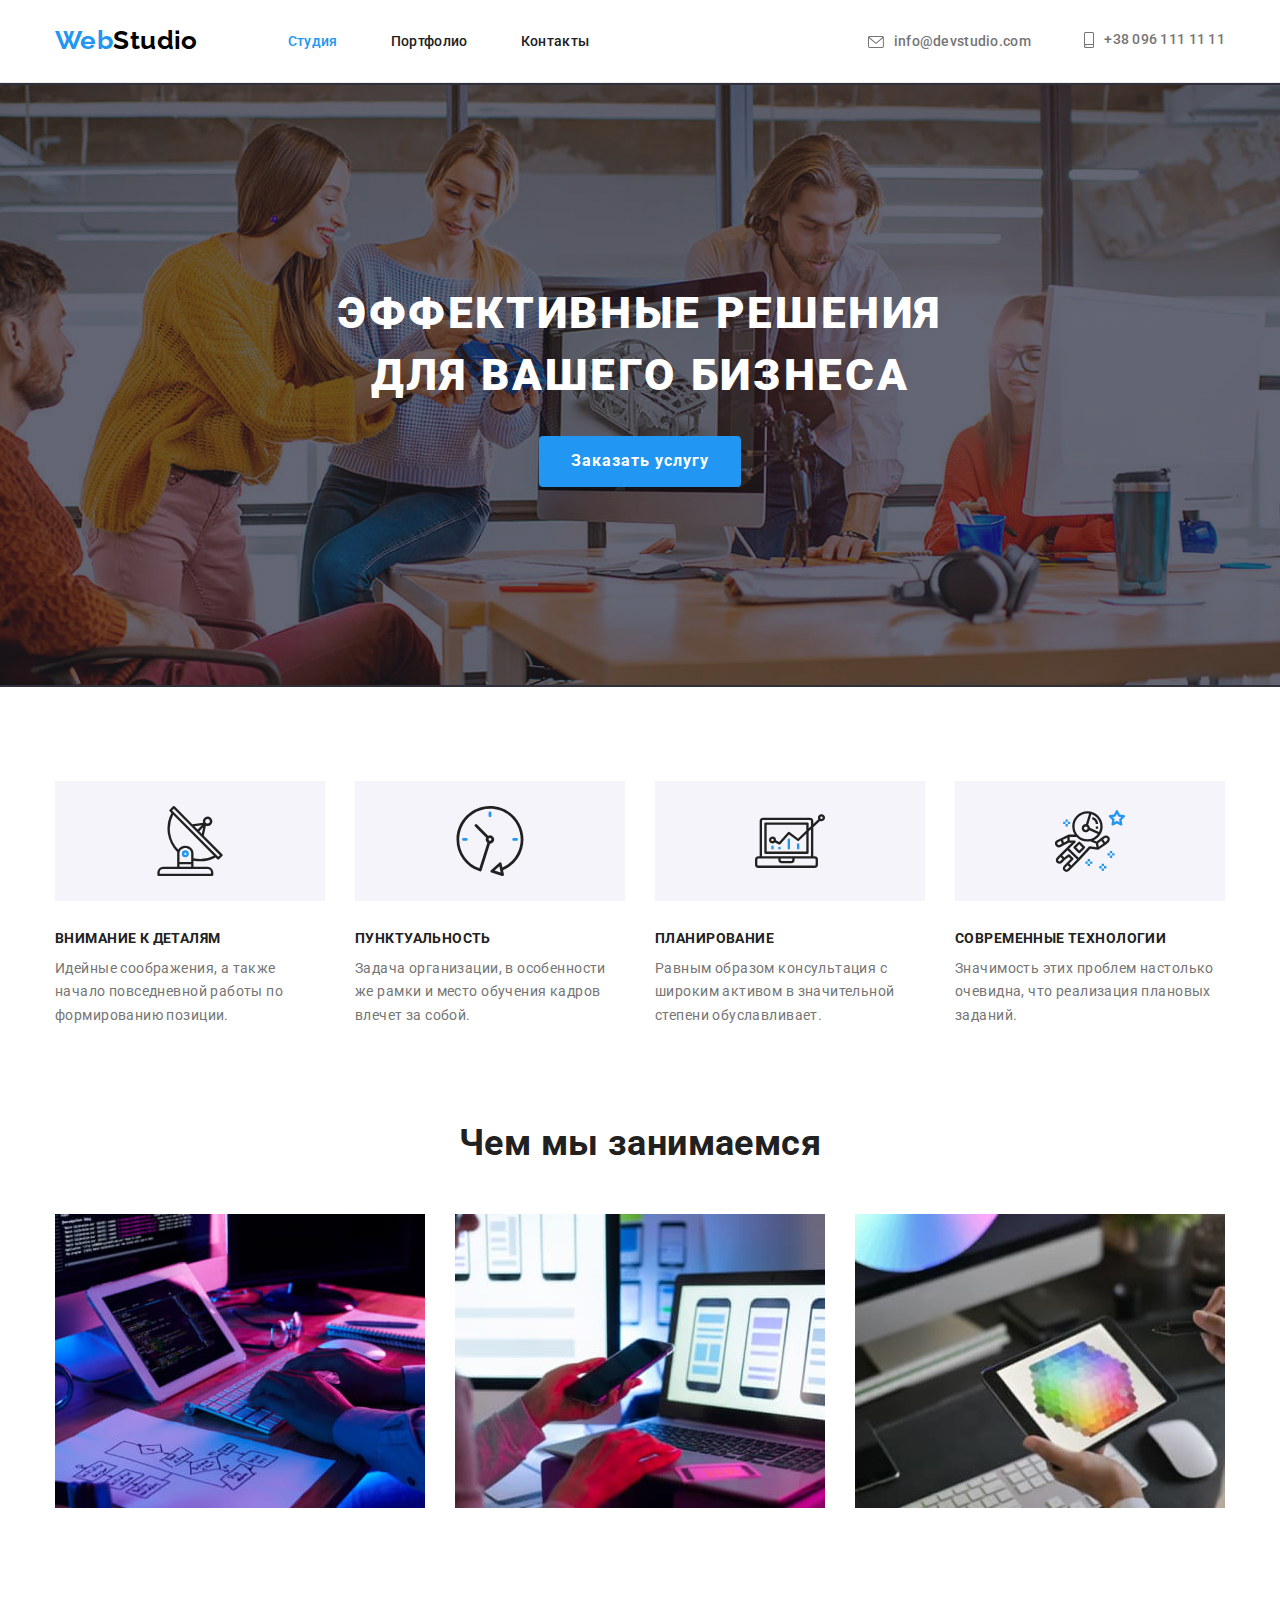
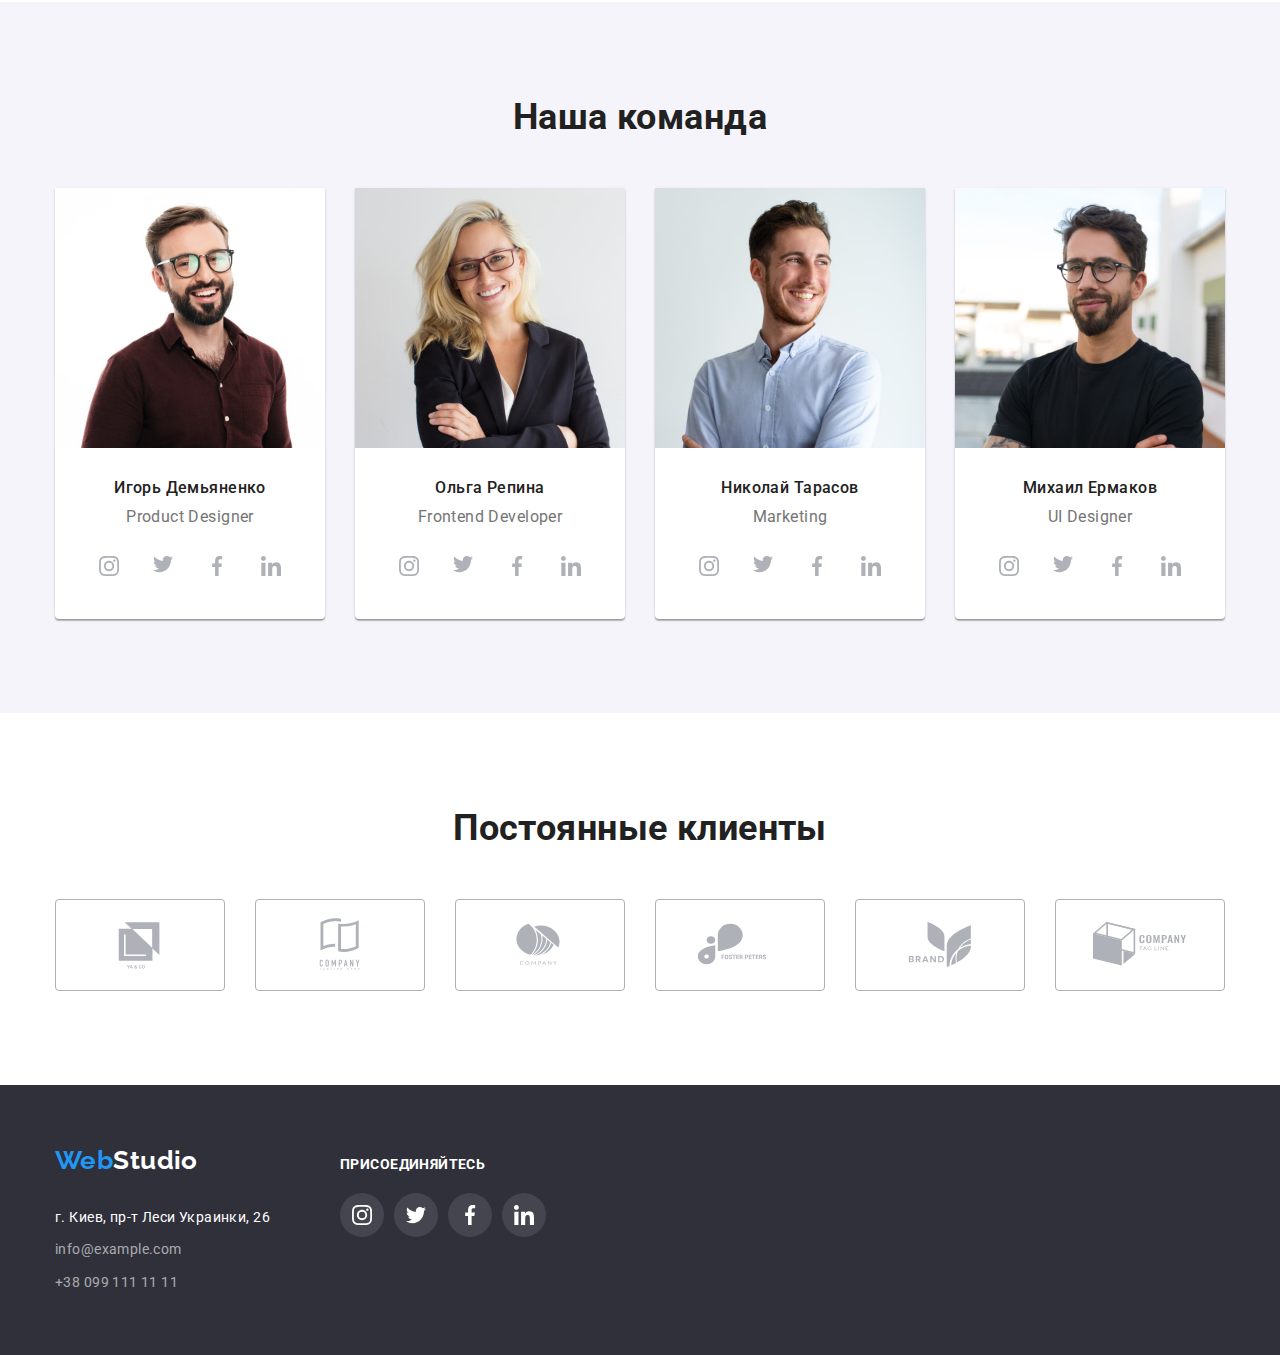
<file: index.html>
<!DOCTYPE html>
<html lang="ru">
<head>
   
    <meta charset="UTF-8">
    <meta http-equiv="X-UA-Compatible" content="IE=edge">
    <meta name="viewport" content="width=device-width, initial-scale=1.0">
    <title>Document</title>
    <link rel="stylesheet" href="https://cdnjs.cloudflare.com/ajax/libs/modern-normalize/1.1.0/modern-normalize.min.css">
    <link href="https://fonts.googleapis.com/css2?family=Raleway:wght@700&family=Roboto:wght@400;500;700;900&display=swap" rel="stylesheet">
    <link rel="stylesheet" href="./styles.css">
</head>
<body>
    <header class="page-header">
        <nav class=" container nav-list">
            <a href="./index.html" class="logo-header"><span class="logo-web">Web</span>Studio</a>
            <ul class="site-nav list">
                <li class="item"><a  class="link current" href="./index.html" >Студия</a></li>
                <li class="item"><a  class="link" href="./portfolio.html" >Портфолио</a></li>
                <li class="item"><a  class="link" href="" >Контакты</a></li>
            </ul>
            <ul class="auth-nav list">
                <li class="item">                    
                        <a  class="link" href="mailto:info@devstudio.com">
                            <svg class="auth-icon"   width="16" height="12">
                                <use href="./images/sprite.svg#icon-email" ></use>
                            </svg>
                            <span>info@devstudio.com</span>
                        </a>
                    </li>
                    <li class="item">
                        <a  class="link" href="tel:+380961111111" >
                            <svg class="auth-icon"  width="10" height="16">
                                <use href="./images/sprite.svg#icon-phone"></use>
                             </svg>
                             <span>+38 096 111 11 11</span>
                         </a>
                    </li>
            </ul>
         </nav>       
    </header>
        <main>
             <section class="section hero">
                <div class="container"></div>
                    <h1 class="main-title">Эффективные решения для вашего бизнеса</h1>
                    <button type="button" class="main btn">Заказать услугу</button>
                 </div>     
            </section> 
                     
        <!-- Особенности -->
        <section class="section features">
            <div class="container">
                    <h2 class="visually-hidden">Особенности</h2>
            <ul class="features-list">
                <li class="item">
                    <div class="icon">
                        <svg class="features-icon" width="70" height="70" >
                            <use href="./images/sprite.svg#icon-antenna"></use>
                        </svg>
                    </div>
                    <h3 class="title-features">Внимание к деталям</h3>
                    <p class="features-about">Идейные соображения, а также начало повседневной работы по формированию позиции.</p>
                </li>
                <li class="item">
                    <div class="icon">
                        <svg class="features-icon" width="70" height="70" >
                            <use href="./images/sprite.svg#icon-clock"></use>
                        </svg>
                    </div>
                    <h3 class="title-features">Пунктуальность</h3>
                    <p class="features-about">Задача организации, в особенности же рамки и место обучения кадров влечет за собой.</p>
                </li>
                <li class="item">
                    <div class="icon">
                        <svg class="features-icon" width="70" height="70">
                            <use href="./images/sprite.svg#icon-diagram"></use>
                        </svg>
                    </div>
                    <h3 class="title-features">Планирование</h3>
                    <p class="features-about">Равным образом консультация с широким активом в значительной степени обуславливает.</p>
                </li>
                <li class="item">
                    <div class="icon">
                        <svg class="features-icon" width="70" height="70" >
                            <use href="./images/sprite.svg#icon-astronaut"></use>
                        </svg>
                    </div>
                    <h3 class="title-features">Современные технологии</h3>
                    <p class="features-about">Значимость этих проблем настолько очевидна, что реализация плановых заданий.</p>
                </li>
            </ul>
            </div>
        </section>
        <!-- Чем мы занимаемся -->
        <section class="section work">
            <div class="container">
                <h2 class="title work">Чем мы занимаемся</h2>
                <ul class="work-list">
                    <li class="item"><img src="./images/Студия/box_1.jpg" alt="Веб-программирование" width="370" height="294"></li>
                    <li class="item"><img src="./images/Студия/box_2.jpg" alt="Мобильное программирование" width="370" height="294"></li>
                    <li class="item"><img src="./images/Студия/box_3.jpg" alt="Веб-дизайн" width="370" height="294"></li>
                </ul>
            </div>
        </section>
        <!-- Наша команда -->
        <section class="team section">
           <div class="container">
            <h2 class="title team">Наша команда</h2>
            <ul class="team-container">
                <li class="team-card">
                    <img src="./images/Студия/Ihor_Demyanenko.jpg" alt="Игорь Демьяненко Product Designer" width="270" height="260">
                    <h3 class="item-team">Игорь Демьяненко</h3>
                    <p class="team-prof">Product Designer</p>
                    <ul class="social-list">
                        <li class="social-item">
                            <a class="social-link" href="https://www.instagram.com">
                                <svg class="social-icon" width="20" height="20">
                                    <use href="./images/sprite.svg#icon-instagram"></use>
                                </svg>
                            </a>
                        </li>
                        <li>
                            <a class="social-link" href="https://twitter.com">
                                <svg class="social-icon" width="20" height="20">
                                    <use href="./images/sprite.svg#icon-twitter"></use>
                                </svg>
                            </a>
                        </li>
                        <li class="social-item">
                            <a class="social-link" href="https://www.facebook.com/">
                                <svg class="social-icon" width="20" height="20">
                                    <use href="./images/sprite.svg#icon-facebook"></use>
                                </svg>
                            </a>
                        </li>
                        <li class="social-item">
                            <a class="social-link" href="https://www.linkedin.com">
                                <svg class="social-icon" width="20" height="20">
                                    <use href="./images/sprite.svg#icon-linkedin"></use>
                                </svg>
                            </a>
                        </li>
                    </ul>
                </li>
                <li class="team-card">
                    <img src="./images/Студия/Olga_Repyna.jpg" alt="Ольга Репина Frontend Developer" width="270" height="260">
                    <h3 class="item-team">Ольга Репина</h3>
                    <p class="team-prof">Frontend Developer</p>
                    <ul class="social-list">
                        <li class="social-item">
                            <a class="social-link" href="https://www.instagram.com">
                                <svg class="social-icon" width="20" height="20">
                                    <use href="./images/sprite.svg#icon-instagram"></use>
                                </svg>
                            </a>
                        </li>
                        <li>
                            <a class="social-link" href="https://twitter.com">
                                <svg class="social-icon" width="20" height="20">
                                    <use href="./images/sprite.svg#icon-twitter"></use>
                                </svg>
                            </a>
                        </li>
                        <li class="social-item">
                            <a class="social-link" href="https://www.facebook.com/">
                                <svg class="social-icon" width="20" height="20">
                                    <use href="./images/sprite.svg#icon-facebook"></use>
                                </svg>
                            </a>
                        </li>
                        <li class="social-item">
                            <a class="social-link" href="https://www.linkedin.com">
                                <svg class="social-icon" width="20" height="20">
                                    <use href="./images/sprite.svg#icon-linkedin"></use>
                                </svg>
                            </a>
                        </li>
                    </ul>
                </li>
                <li class="team-card">
                    <img src="./images/Студия/Mykolay_Tarasov.jpg" alt="Николай Тарасов Marketing" width="270" height="260">
                    <h3 class="item-team">Николай Тарасов</h3>
                    <p class="team-prof">Marketing</p>
                    <ul class="social-list">
                        <li class="social-item">
                            <a class="social-link" href="https://www.instagram.com">
                                <svg class="social-icon" width="20" height="20">
                                    <use href="./images/sprite.svg#icon-instagram"></use>
                                </svg>
                            </a>
                        </li>
                        <li>
                            <a class="social-link" href="https://twitter.com">
                                <svg class="social-icon" width="20" height="20">
                                    <use href="./images/sprite.svg#icon-twitter"></use>
                                </svg>
                            </a>
                        </li>
                        <li class="social-item">
                            <a class="social-link" href="https://www.facebook.com/">
                                <svg class="social-icon" width="20" height="20">
                                    <use href="./images/sprite.svg#icon-facebook"></use>
                                </svg>
                            </a>
                        </li>
                        <li class="social-item">
                            <a class="social-link" href="https://www.linkedin.com">
                                <svg class="social-icon" width="20" height="20">
                                    <use href="./images/sprite.svg#icon-linkedin"></use>
                                </svg>
                            </a>
                        </li>
                    </ul>
                </li>
                <li class="team-card">
                    <img src="./images/Студия/Myhail_Ermakov.jpg" alt="Михаил Ермаков UI Designer" width="270" height="260">
                    <h3 class="item-team">Михаил Ермаков</h3>
                    <p class="team-prof">UI Designer</p>
                    <ul class="social-list">
                        <li class="social-item">
                            <a class="social-link" href="https://www.instagram.com">
                                <svg class="social-icon" width="20" height="20">
                                    <use href="./images/sprite.svg#icon-instagram"></use>
                                </svg>
                            </a>
                        </li>
                        <li>
                            <a class="social-link" href="https://twitter.com">
                                <svg class="social-icon" width="20" height="20">
                                    <use href="./images/sprite.svg#icon-twitter"></use>
                                </svg>
                            </a>
                        </li>
                        <li class="social-item">
                            <a class="social-link" href="https://www.facebook.com/">
                                <svg class="social-icon" width="20" height="20">
                                    <use href="./images/sprite.svg#icon-facebook"></use>
                                </svg>
                            </a>
                        </li>
                        <li class="social-item">
                            <a class="social-link" href="https://www.linkedin.com">
                                <svg class="social-icon" width="20" height="20">
                                    <use href="./images/sprite.svg#icon-linkedin"></use>
                                </svg>
                            </a>
                        </li>
                    </ul>
                </li>
            </ul>
           </div>
        </section>
        <section class="client section">           
            <div class="container">
                <h2 class="title">Постоянные клиенты</h2>
                <ul class="client-list">
                    <li class="client-item">
                        <a class="client-link" href="#">
                            <svg class="client-icon" width="106" height="60">
                                <use href="./images/sprite.svg#icon-Logo-1"></use>
                            </svg>
                        </a>
                    </li>
                    <li class="client-item">
                        <a class="client-link" href="#">
                            <svg class="client-icon" width="106" height="60">
                                <use href="./images/sprite.svg#icon-Logo-2"></use>
                            </svg>
                        </a>
                    </li>
                    <li class="client-item">
                        <a class="client-link" href="#">
                            <svg class="client-icon" width="106" height="60">
                                <use href="./images/sprite.svg#icon-Logo-3"></use>
                            </svg>
                        </a>
                    </li>
                    <li class="client-item">
                        <a class="client-link" href="#">
                            <svg class="client-icon" width="106" height="60">
                                <use href="./images/sprite.svg#icon-Logo-4"></use>
                            </svg>
                        </a>
                    </li>
                    <li class="client-item">
                        <a class="client-link" href="#">
                            <svg class="client-icon" width="106" height="60">
                                <use href="./images/sprite.svg#icon-Logo-5"></use>
                            </svg>
                        </a>
                    </li>
                    <li class="client-item">
                        <a class="client-link" href="#">
                            <svg class="client-icon" width="106" height="60">
                                <use href="./images/sprite.svg#icon-Logo-6"></use>
                            </svg>
                        </a>
                    </li>
                </ul>
            </div>
        </section>
    </main>
    <footer class="footer">
        <div class="container info">
            <div>
                <a class="logo-footer" href="./index.html" ><span class="logo-web">Web</span><span class="logo-studio">Studio</span></a>
        <address>
           <ul class="address">
               <li class="item"><a href="">г. Киев, пр-т Леси Украинки, 26 </a></li>
               <li class="item"><span class="contacts"><a href="mailto:info@example.com">info@example.com</a></span></li>
               <li class="item"><span class="contacts"><a href="tel:+380991111111">+38 099 111 11 11</a></span></li>
           </ul>       
        </address>
            </div>
            <div class="footer-link">
            <strong class="social-title">присоединяйтесь</strong>
            <ul class="social-list-footer">
                <li class="social-item-footer">
                    <a class="social-link-footer" href="https://www.instagram.com">
                        <svg class="social-icon-footer" width="20" height="20">
                            <use href="./images/sprite.svg#icon-instagram"></use>
                        </svg>
                    </a>
                </li>
                <li class="social-item-footer">
                    <a class="social-link-footer" href="https://twitter.com">
                        <svg class="social-icon-footer" width="20" height="20">
                            <use href="./images/sprite.svg#icon-twitter"></use>
                        </svg>
                    </a>
                </li>
                <li class="social-item-footer">
                    <a class="social-link-footer" href="https://www.facebook.com/">
                        <svg class="social-icon-footer" width="20" height="20">
                            <use href="./images/sprite.svg#icon-facebook"></use>
                        </svg>
                    </a>
                </li>
                <li class="social-item-footer">
                    <a class="social-link-footer" href="https://www.linkedin.com">
                        <svg class="social-icon-footer" width="20" height="20">
                            <use href="./images/sprite.svg#icon-linkedin"></use>
                        </svg>
                    </a>
                </li>
            </ul>
        </div>
        </div>
    </footer>
</body>
</html>
</file>
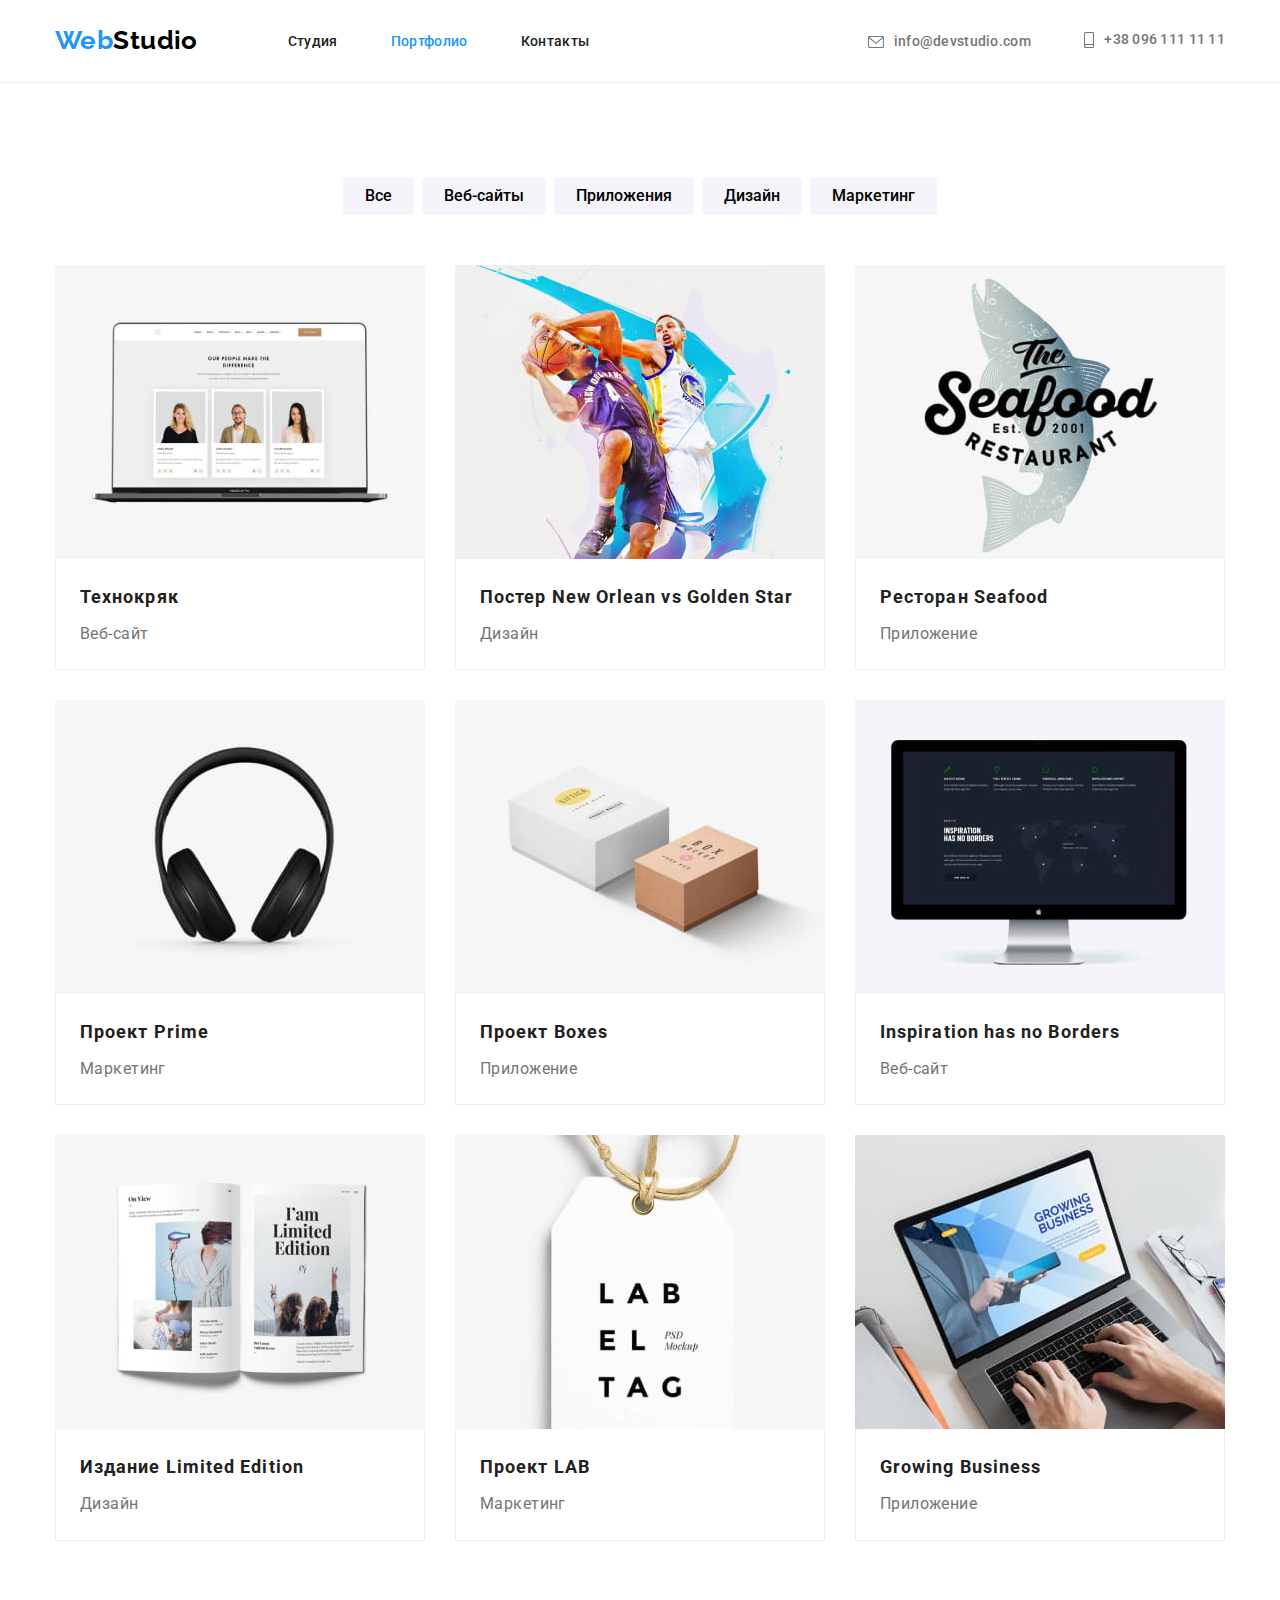
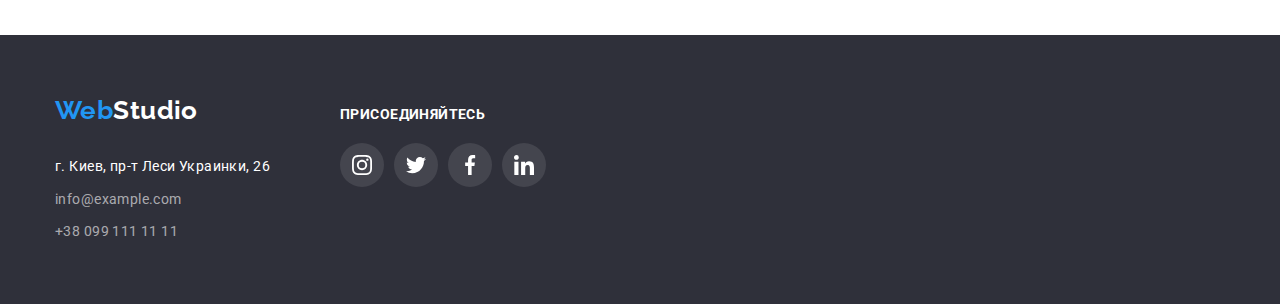
<file: portfolio.html>
<!DOCTYPE html>
<html lang="ru">
<head>
    <meta charset="UTF-8">
    <meta http-equiv="X-UA-Compatible" content="IE=edge">
    <meta name="viewport" content="width=device-width, initial-scale=1.0">
    <title>Document</title>
    <link rel="stylesheet" href="https://cdnjs.cloudflare.com/ajax/libs/modern-normalize/1.1.0/modern-normalize.min.css">
    <link href="https://fonts.googleapis.com/css2?family=Raleway:wght@700&family=Roboto:wght@400;500;700;900&display=swap" rel="stylesheet">
    <link rel="stylesheet" href="./styles.css">
</head>
<body>
    <header class="page-header">
        <nav class=" container nav-list">
            <a href="./index.html" class="logo-header"><span class="logo-web">Web</span>Studio</a>
            <ul class="site-nav list">
                <li class="item"><a  class="link" href="./index.html" >Студия</a></li>
                <li class="item"><a  class="link current" href="./portfolio.html" >Портфолио</a></li>
                <li class="item"><a  class="link" href="" >Контакты</a></li>
            </ul>
            <ul class="auth-nav list">
                <li class="item">                    
                        <a  class="link" href="mailto:info@devstudio.com">
                            <svg class="auth-icon"   width="16" height="12">
                                <use href="./images/sprite.svg#icon-email" ></use>
                            </svg>
                            <span>info@devstudio.com</span>
                        </a>
                    </li>
                    <li class="item">
                        <a  class="link" href="tel:+380961111111" >
                            <svg class="auth-icon"  width="10" height="16">
                                <use href="./images/sprite.svg#icon-phone"></use>
                             </svg>
                             <span>+38 096 111 11 11</span>
                         </a>
                    </li>
            </ul>
         </nav>       
    </header>
    <main>
        <section class="section portfolio">
           <div class="container">
                <h1 class="visually-hidden">Наши работы</h1>
                <ul class="filter-list">
                    <li class="item"><button type="button" class="btn">Все</button></li>
                    <li class="item"><button type="button" class="btn">Веб-сайты</button></li>
                    <li class="item"><button type="button" class="btn">Приложения</button></li>
                    <li class="item"><button type="button" class="btn">Дизайн</button></li>
                    <li class="item"><button type="button" class="btn">Маркетинг</button></li>
                </ul>
                <ul class="works-container">
                    <li class="item"> 
                        <a class="works-link" href="">
                            <img src="./images/Портфолио/Techno.jpg" alt="Проект Технокряк" width="370">
                            <div class="portfolio-descr">
                               <h2 class="work-title">Технокряк</h3>
                                <p class="work-descr">Веб-сайт</p> 
                            </div>
                        </a>
                    </li>
                    <li class="item">
                        <a class="works-link" href="">
                            <img src="./images/Портфолио/Bascketball.jpg" alt="Проект постера к баскетбольному матчу" width="370">
                            <div class="portfolio-descr">
                               <h2 class="work-title">Постер New Orlean vs Golden Star</h3>
                                <p class="work-descr">Дизайн</p> 
                            </div>
                        </a>
                    </li>
                    <li class="item">
                        <a class="works-link" href="">
                            <img src="./images/Портфолио/Seafood-rest.jpg" alt="Проект ресторана морской кухни" width="370">
                            <div class="portfolio-descr">
                               <h2 class="work-title">Ресторан Seafood</h3>
                                <p class="work-descr">Приложение</p> 
                            </div>
                        </a>
                    </li>
                    <li class="item">
                        <a class="works-link" href="">
                            <img src="./images/Портфолио/Prime.jpg" alt="Проект наушников Прайм" width="370">
                            <div class="portfolio-descr">
                               <h2 class="work-title">Проект Prime</h3>
                                <p class="work-descr">Маркетинг</p> 
                            </div>
                        </a>
                    </li>
                    <li class="item">
                        <a class="works-link" href="">
                            <img src="./images/Портфолио/Boxes.jpg" alt="Проект офрмленния коробок" width="370">
                            <div class="portfolio-descr">
                               <h2 class="work-title">Проект Boxes</h3>
                            <p class="work-descr">Приложение</p> 
                            </div>
                        </a>
                    </li>
                    <li class="item">
                        <a class="works-link" href="">
                            <img src="./images/Портфолио/Inspiration.jpg" alt="Проект Вдохновение" width="370">
                            <div class="portfolio-descr">
                               <h2 class="work-title">Inspiration has no Borders</h3>
                                <p class="work-descr">Веб-сайт</p> 
                            </div>
                        </a>
                    </li>
                    <li class="item">
                        <a class="works-link" href="">
                            <img src="./images/Портфолио/LimEditional.jpg" alt="Проект журнала" width="370">
                            <div class="portfolio-descr">
                               <h2 class="work-title">Издание Limited Edition</h3>
                                <p class="work-descr">Дизайн</p> 
                            </div>
                        </a>
                    </li>
                    <li class="item">
                        <a class="works-link" href="">
                            <img src="./images/Портфолио/LAB.jpg" alt="Проект ЛАБ" width="370">
                            <div class="portfolio-descr">
                               <h2 class="work-title">Проект LAB</h3>
                                <p class="work-descr">Маркетинг</p> 
                            </div>
                        </a>
                    </li>
                    <li class="item">
                        <a class="works-link" href="">
                            <img src="./images/Портфолио/GrowBusiness.jpg" alt="Проект по развитию бизнеса" width="370">
                            <div class="portfolio-descr">
                               <h2 class="work-title">Growing Business</h3>
                                <p class="work-descr">Приложение</p>  
                            </div>
                        </a>  
                    </li>
                </ul>
           </div>
        </section>
    </main>
    <footer class="footer">
        <div class="container info">
            <div>
                <a class="logo-footer" href="./index.html" ><span class="logo-web">Web</span><span class="logo-studio">Studio</span></a>
        <address>
           <ul class="address">
               <li class="item"><a href="">г. Киев, пр-т Леси Украинки, 26 </a></li>
               <li class="item"><span class="contacts"><a href="mailto:info@example.com">info@example.com</a></span></li>
               <li class="item"><span class="contacts"><a href="tel:+380991111111">+38 099 111 11 11</a></span></li>
           </ul>       
        </address>
            </div>
            <div class="footer-link">
            <strong><h2 class="social-title">присоединяйтесь</h2></strong>
            <ul class="social-list-footer">
                <li class="social-item-footer">
                    <a class="social-link-footer" href="https://www.instagram.com">
                        <svg class="social-icon-footer" width="20" height="20">
                            <use href="./images/sprite.svg#icon-instagram"></use>
                        </svg>
                    </a>
                </li>
                <li class="social-item-footer">
                    <a class="social-link-footer" href="https://twitter.com">
                        <svg class="social-icon-footer" width="20" height="20">
                            <use href="./images/sprite.svg#icon-twitter"></use>
                        </svg>
                    </a>
                </li>
                <li class="social-item-footer">
                    <a class="social-link-footer" href="https://www.facebook.com/">
                        <svg class="social-icon-footer" width="20" height="20">
                            <use href="./images/sprite.svg#icon-facebook"></use>
                        </svg>
                    </a>
                </li>
                <li class="social-item-footer">
                    <a class="social-link-footer" href="https://www.linkedin.com">
                        <svg class="social-icon-footer" width="20" height="20">
                            <use href="./images/sprite.svg#icon-linkedin"></use>
                        </svg>
                    </a>
                </li>
            </ul>
        </div>
        </div>
    </footer>
</body>
</html>
</file>
<file: styles.css>
/* Settings */
:root{
    --main-background-color: e5e5e5;
    --secondary-background-color:#ffffff;
    --third-background-color:#2f303a;
    --main-text-color:#212121;
    --secondary-text-color:#757575;
    --white-color:#ffffff;
    --color-of-active:#2196f3;
    --logo-color:#000000;
    --color-btn:#f5f4fa;
    --main-btn-active:#188ce8;
    --border-color-header:#ececec;
    --color-of-icon:#afb1b8;
}
body{
    color:var(--main-text-color);
    background-color: var(--main-background-color);
    font-family: Roboto, sans-serif;
    letter-spacing: 0.03em;
    font-size: 14px;
}
h1,h2,h3,ul,p{
    margin: 0;
    padding: 0;
}
ul{
    list-style: none;
}
img{
    display: block;
    width: 100%;
    height: auto;
}
.container{
    width: 1200px;
    padding-left: 15px;
    padding-right: 15px;
    margin-left: auto;
    margin-right: auto;
    }
/*Header*/ 
.page-header{
    border-bottom: 1px solid var(--border-color-header);
}
.nav-list{ 
    display: flex;
    align-items: center;
}
.logo-header{
    margin-right: 90px;

    color:var(--logo-color);
    font-family: 'Raleway';
    font-weight: 700;
    font-size: 26px;
    line-height: 1.2;
    text-decoration: none;  
}
.logo-header:hover,
.logo-header:focus{
    color: var(--color-of-active);
}
.logo-web{
    color: var(--color-of-active);
}
.site-nav .link{
    padding-top: 32px;
    padding-bottom: 32px;

    color:var(--main-color);
    font-family: 'Roboto';
    font-weight: 500;
    line-height: 1.14;
    letter-spacing: 0.02em;
    text-decoration: none;
} 
.site-nav .link.current{
    color: var(--color-of-active);
}
 .site-nav .link:hover,
 .site-nav .link:focus {
    color: var(--color-of-active); 
 }
 .site-nav .item{
   display: inline-block;
   align-items: center;
}
.site-nav .item+.item{
margin-left:50px;
}
.auth-nav .link {
    display: flex;
    align-items: center;
    padding-top: 32px;
    padding-bottom: 32px;
    fill: var(--secondary-text-color);
    color: var(--secondary-text-color);
    font-family: 'Roboto';
    font-weight: 500;
    line-height: 1.14;
    letter-spacing: 0.02em; 
    text-decoration: none;
}  
.auth-nav .link:hover,
 .auth-nav .link:focus{
    fill: var(--color-of-active);
    color: var(--color-of-active);
 }
.auth-nav .item{
    display: inline-flex;
    align-items:center;
}
.auth-nav .item+.item{
    margin-left:50px;
}
.auth-nav{
    margin-left: auto;
}
.auth-icon{
    margin-right: 10px;
}
/*Hero section*/
.section{
    padding-top: 94px;
    padding-bottom: 94px;
}
.visually-hidden {
    position: absolute;
    width: 1px;
    height: 1px;
    margin: -1px;
    border: 0;
    padding: 0;
    
    white-space: nowrap;
    clip-path: inset(100%);
    clip: rect(0 0 0 0);
    overflow: hidden;
  }
.hero{
    padding-top: 200px;
    padding-bottom: 200px;

    background-image: linear-gradient(rgba(47, 48, 58, 0.4),rgba(47, 48, 58, 0.4)), url(./images/Студия/Img.jpg);
    background-repeat: no-repeat;
    background-position: center;
    text-align: center;
    background-color: var(--third-background-color);
    max-width: 1600px;
    margin: 0 auto;
}
.main-title{
    width: 696px;
    margin-left: auto;
    margin-right: auto;
    margin-bottom: 30px;

    text-transform: uppercase;
    color:var(--white-color);
    font-weight: 900;
    font-size: 44px;
    line-height: 1.4;
    letter-spacing: 0.06em;
}
.main.btn{
    display: inline-block;
    padding: 10px 32px;
    border-radius: 4px;
    border: none;
    min-width: 200px;

    color: var(--white-color);
    background-color: var(--color-of-active);
    box-shadow: 0px 4px 4px rgba(0, 0, 0, 0.15);
    font-weight: 700;
    font-size: 16px;
    line-height: 1.9;
    letter-spacing: 0.06em;
}
.main.btn:hover,
.main.btn:focus{
    background-color: var(--main-btn-active);
}
.title{
    font-size: 36px;
    line-height: 1.17;
    text-align: center;
}
/* Features */

.features-list{
    display:inline-flex; 
}
.features-list .item{
    width: 270px;
}
.features-list .item+.item{
    margin-left: 30px;
}
.icon{
    display: flex;
    align-items: center;
    justify-content: center;
    width: 270px;
    height: 120px;
    background-color:var(--color-btn);
    margin-bottom: 30px;
}
.title-features{
    text-transform: uppercase;
    font-size: 14px;
    line-height: 1.14;
    margin-bottom: 10px;
}
.features-about{
    color: var(--secondary-text-color);
    line-height: 1.7;
}

    /* Works list */
.section.work{
        padding-top: 0;
    }
.title.work{
    margin-bottom: 50px;
}
.work-list{
    display: flex;
}
.work-list .item+.item{
    margin-left: 30px;
}

/* Team */
.team.section{
    background-color: var(--color-btn);
}
.team-card{
    background-color: var(--secondary-background-color);
    box-shadow: 0px 1px 3px rgba(0, 0, 0, 0.12), 0px 1px 1px rgba(0, 0, 0, 0.14), 0px 2px 1px rgba(0, 0, 0, 0.2);
    border-radius: 0px 0px 4px 4px;
}
.team-card+.team-card{
    margin-left: 30px;
}
.title.team{
    margin-bottom: 50px;
}
.team-container{
    display: flex;
}
.item-team{
    margin-top: 30px;
    margin-bottom: 10px;
    text-align: center;
    font-size: 16px;
    font-weight: 500;
    line-height: 1.19;
}
.team-prof{
    margin-bottom: 16px;
    text-align: center;
    color: var(--secondary-text-color);
    font-size: 16px;
    line-height: 1.19; 
}
.social-list{
    display: flex;
    align-items: center;
    justify-content: center;
    margin-bottom:30px;
}
.social-item{
    width: 44px;
    height: 44px;
}
.social-link{
    display: inline-block;
    width: 100%;
    height: 100%;
    align-items: center;
    fill: var(--color-of-icon);
    padding: 12px;
}
.social-list li+ li{
    margin-left: 10px;
}
.social-link:hover ,
.social-link:focus {  
    fill: var(--white-color);
    background-color: var(--color-of-active);
    border-radius: 50%; 
}


/* Client */
.client-list{
    display: flex;
    padding-top: 50px;
    
}
.client-link{
    display: flex;
    width: 170px;
    height: 92px;
    border: 1px solid var(--color-of-icon);
    border-radius: 4px;
    align-items: center;
    justify-content: center;
    fill:var(--color-of-icon);
}
.client-item+.client-item{
    margin-left: 30px;
}
.client-link:hover ,
.client-link:focus{
    fill:var(--color-of-active);
    border-color: var(--color-of-active);
    
}

/*Fotter*/
.footer{
    background-color: var(--third-background-color);
    padding: 60px 0;
}
.container.info{
    display: flex;
    align-items: baseline;
}
.footer-link{
    margin-left: 70px;
}
.logo-footer{
    color:var(--white-color);
    font-family: 'Raleway';
    font-weight: 700;
    font-size: 26px;
    line-height: 1.2;
    text-decoration: none; 
}
.logo-footer:hover,
.logo-footer:focus{
    color: var(--color-of-active);
}
address{
    margin-top: 20px;
}
 .address a{
    display: inline-flex;
    margin-top: 9px;

    color: var(--white-color);
    line-height: 1.7;
    font-style: normal;
    text-decoration: none;
 }

 .address span a{
    color: rgba(255, 255, 255, 0.6);
    text-decoration: none;
 }
 .address a:hover,
 .address a:focus{
    color: var(--color-of-active);
 }
 .social-title{
    font-weight: 700;
    font-size: 14px;
    line-height: 1.14;
    text-transform: uppercase;
    color:var(--white-color);

 }
 .social-list-footer{
    display: flex; 
    margin-top: 20px; 
}
.social-item-footer{
    width: 44px;
    height: 44px;
}
.social-item-footer+.social-item-footer{
    margin-left: 10px;
}
.social-link-footer{
    display: flex;
    width: 100%;
    height: 100%;
    align-items: center;
    justify-content: center;
    fill: var(--white-color);
    padding: 12px;
    border-radius: 50%; 
    background-color: rgba(255, 255, 255, 0.1);;
}
.social-link-footer:hover ,
.social-link-footer:focus {  
    fill: var(--white-color);
    background-color: var(--color-of-active);
    border-radius: 50%; 
}


/*Portfolio*/
.filter-list{
    display: flex;
    justify-content: center;
    margin-bottom: 50px;
}
.filter-list .item+.item{
    margin-left: 8px;
}
.btn{
    padding: 6px 22px;
    background-color: var(--color-btn);
    font-weight: 500;
    font-size: 16px;
    line-height: 1.6;
    border-radius: 4px;
    border: transparent;
}
.btn:hover,
.btn:focus{
    color:var(--white-color);
    background-color:var(--color-of-active);
    box-shadow: 0px 3px 1px rgba(0, 0, 0, 0.1), 0px 1px 2px rgba(0, 0, 0, 0.08), 0px 2px 2px rgba(0, 0, 0, 0.12);
    border-radius: 4px;
    cursor: pointer;
}
.works-container{
    display: flex;
    flex-wrap: wrap;
    gap: 30px;
}
/* .works-container .item:hover,
.works-container .item:focus{
    box-shadow: 0px 1px 1px rgba(0, 0, 0, 0.12), 0px 4px 4px rgba(0, 0, 0, 0.06), 1px 4px 6px rgba(0, 0, 0, 0.16);
} */
.works-container .item{
    flex-basis: calc((100% - 60px) / 3);
    background-color: var(--secondary-background-color);
}
.works-container .works-link{
    display: block;
    color: var(--main-text-color);
    text-decoration: none;
}
.works-link:hover,
.works-link:focus{
    box-shadow: 0px 1px 1px rgba(0, 0, 0, 0.12), 0px 4px 4px rgba(0, 0, 0, 0.06), 1px 4px 6px rgba(0, 0, 0, 0.16);
}
.portfolio-descr{
    padding: 20px 24px;
    border-right: 1px solid #EEEEEE; 
    border-left: 1px solid #EEEEEE;
    border-bottom: 1px solid #EEEEEE;
}
.work-title{
    margin-bottom: 4px;
    font-weight: 700;
    font-size: 18px;
    line-height: 2;
    letter-spacing: 0.06em;
}
.work-descr{
    color: var(--secondary-text-color);
    font-size: 16px;
    line-height: 1.9; 
  
}
</file>
